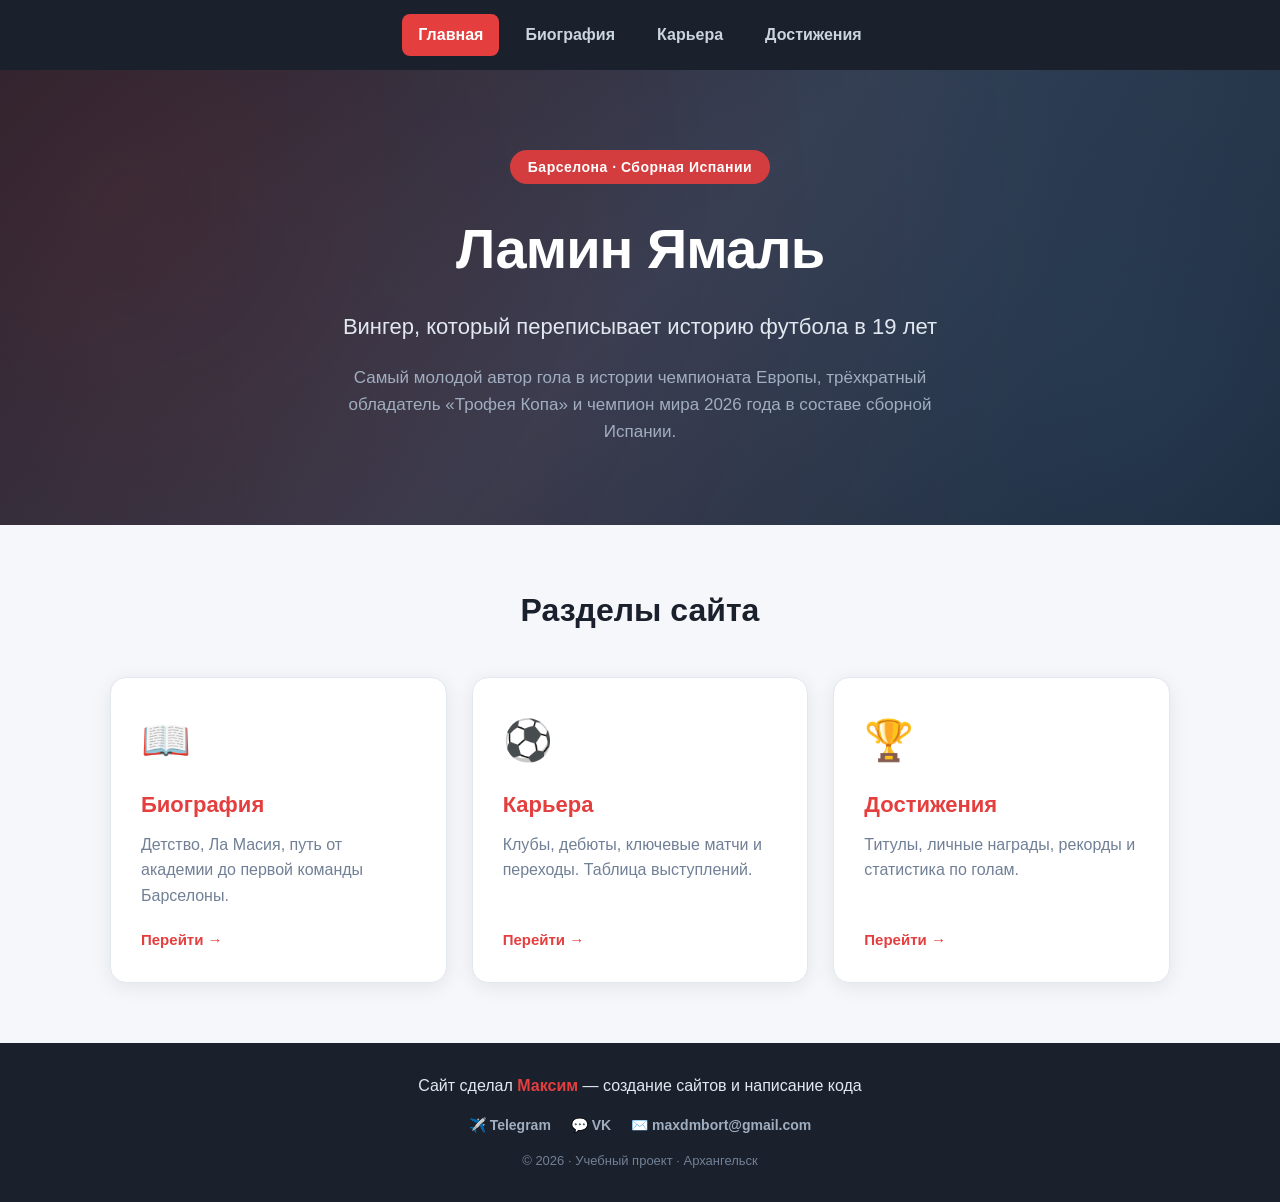
<file: index.html>
<!DOCTYPE html>
<html lang="ru">
<head>
    <meta charset="UTF-8">
    <meta name="viewport" content="width=device-width, initial-scale=1.0">
    <title>Ламин Ямаль — юная звезда футбола</title>
    <meta name="description" content="Сайт о Ламине Ямале: биография, карьера, достижения и статистика. Вингер Барселоны и сборной Испании.">
    <link rel="stylesheet" href="style.css">
</head>
<body>

    <nav class="main-nav">
        <a href="index.html" class="nav-link active">Главная</a>
        <a href="bio.html" class="nav-link">Биография</a>
        <a href="career.html" class="nav-link">Карьера</a>
        <a href="stats.html" class="nav-link">Достижения</a>
    </nav>

    <header class="hero">
        <div class="hero-content">
            <span class="hero-badge">Барселона · Сборная Испании</span>
            <h1>Ламин Ямаль</h1>
            <p class="hero-subtitle">Вингер, который переписывает историю футбола в 19 лет</p>
            <p class="hero-description">
                Самый молодой автор гола в истории чемпионата Европы, трёхкратный обладатель «Трофея Копа»
                и чемпион мира 2026 года в составе сборной Испании.
            </p>
        </div>
    </header>

    <main class="home-main">
        <h2 class="section-title">Разделы сайта</h2>
        <div class="cards-grid">
            <a href="bio.html" class="home-card">
                <span class="card-icon">📖</span>
                <h3>Биография</h3>
                <p>Детство, Ла Масия, путь от академии до первой команды Барселоны.</p>
                <span class="card-arrow">Перейти →</span>
            </a>

            <a href="career.html" class="home-card">
                <span class="card-icon">⚽</span>
                <h3>Карьера</h3>
                <p>Клубы, дебюты, ключевые матчи и переходы. Таблица выступлений.</p>
                <span class="card-arrow">Перейти →</span>
            </a>

            <a href="stats.html" class="home-card">
                <span class="card-icon">🏆</span>
                <h3>Достижения</h3>
                <p>Титулы, личные награды, рекорды и статистика по голам.</p>
                <span class="card-arrow">Перейти →</span>
            </a>
        </div>
    </main>

    <footer class="site-footer">
        <p class="footer-credit">Сайт сделал <strong>Максим</strong> — создание сайтов и написание кода</p>
        <div class="footer-contacts">
            <a href="https://t.me/makk_sem" target="_blank">✈️ Telegram</a>
            <a href="https://vk.ru/maksonchegg" target="_blank">💬 VK</a>
            <a href="mailto:maxdmbort@gmail.com">✉️ maxdmbort@gmail.com</a>
        </div>
        <p class="footer-copy">© 2026 · Учебный проект · Архангельск</p>
    </footer>

</body>
</html>
</file>
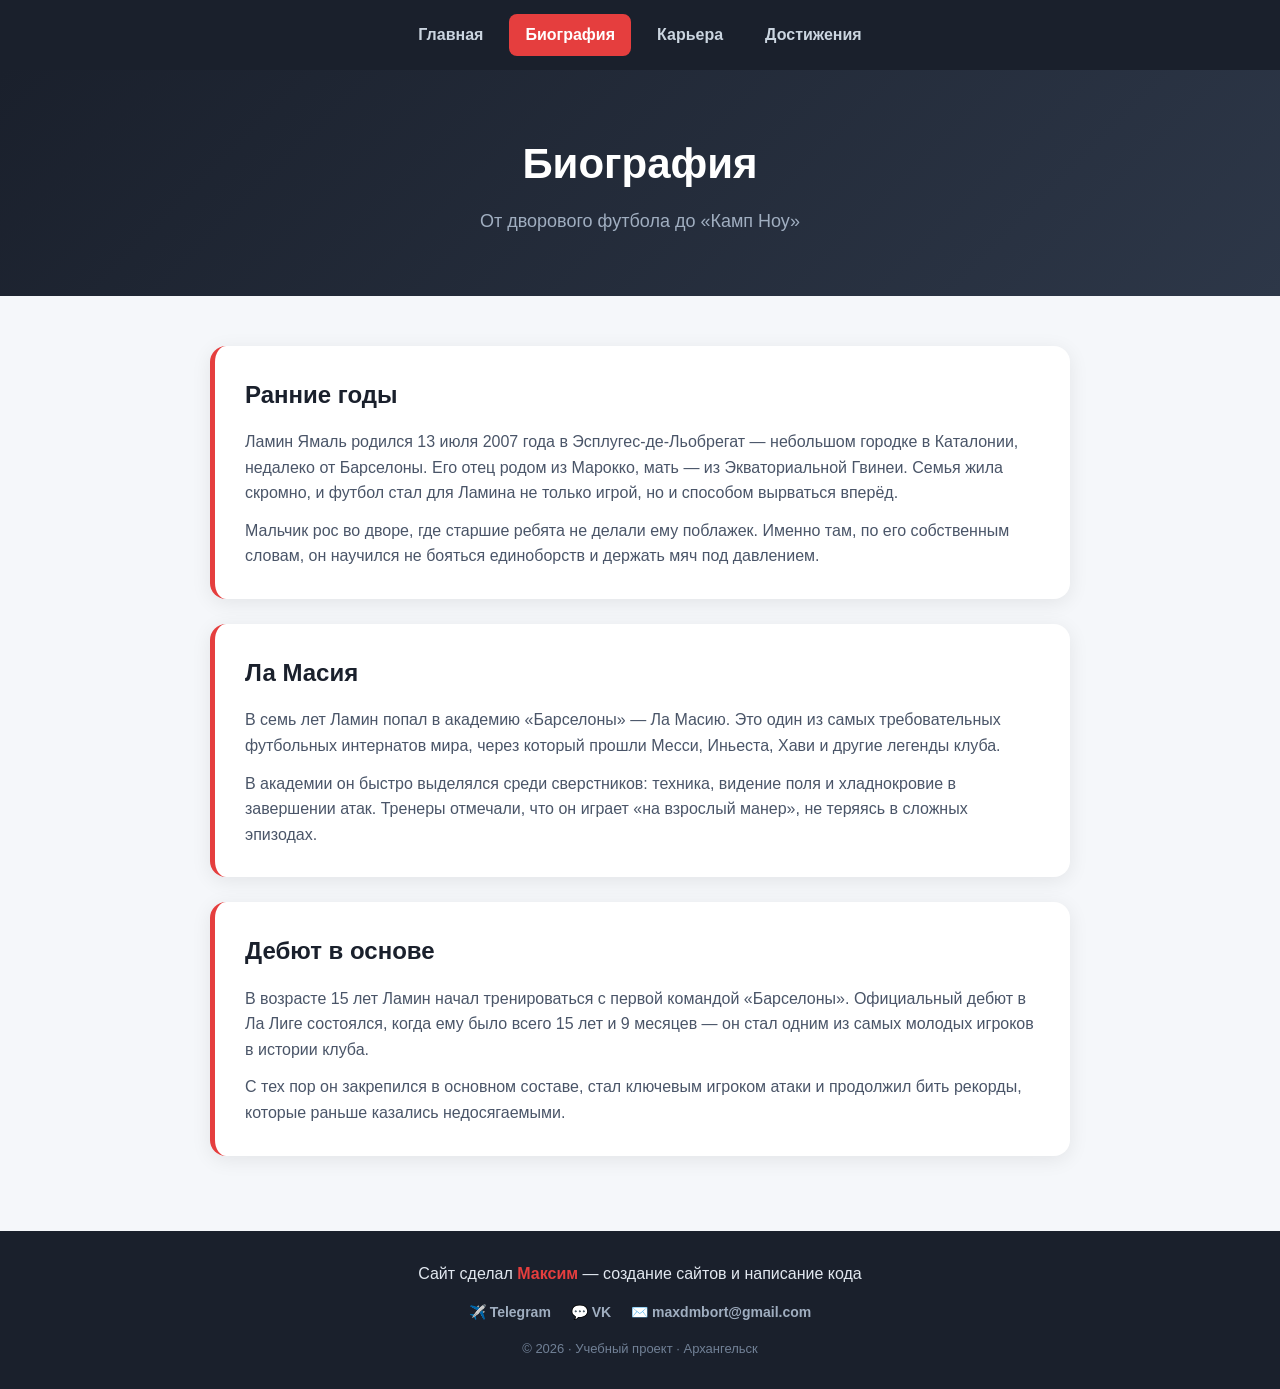
<file: bio.html>
<!DOCTYPE html>
<html lang="ru">
<head>
    <meta charset="UTF-8">
    <meta name="viewport" content="width=device-width, initial-scale=1.0">
    <title>Биография Ламина Ямаля</title>
    <meta name="description" content="Биография Ламина Ямаля: детство, Ла Масия, путь от академии до первой команды Барселоны.">
    <link rel="stylesheet" href="style.css">
</head>
<body>

    <nav class="main-nav">
        <a href="index.html" class="nav-link">Главная</a>
        <a href="bio.html" class="nav-link active">Биография</a>
        <a href="career.html" class="nav-link">Карьера</a>
        <a href="stats.html" class="nav-link">Достижения</a>
    </nav>

    <header class="page-header">
        <h1>Биография</h1>
        <p>От дворового футбола до «Камп Ноу»</p>
    </header>

    <main class="page-main">
        <article class="bio-card">
            <h2>Ранние годы</h2>
            <p>
                Ламин Ямаль родился 13 июля 2007 года в Эсплугес-де-Льобрегат — небольшом городке
                в Каталонии, недалеко от Барселоны. Его отец родом из Марокко, мать — из Экваториальной
                Гвинеи. Семья жила скромно, и футбол стал для Ламина не только игрой, но и способом
                вырваться вперёд.
            </p>
            <p>
                Мальчик рос во дворе, где старшие ребята не делали ему поблажек. Именно там, по его
                собственным словам, он научился не бояться единоборств и держать мяч под давлением.
            </p>
        </article>

        <article class="bio-card">
            <h2>Ла Масия</h2>
            <p>
                В семь лет Ламин попал в академию «Барселоны» — Ла Масию. Это один из самых
                требовательных футбольных интернатов мира, через который прошли Месси, Иньеста,
                Хави и другие легенды клуба.
            </p>
            <p>
                В академии он быстро выделялся среди сверстников: техника, видение поля и
                хладнокровие в завершении атак. Тренеры отмечали, что он играет «на взрослый манер»,
                не теряясь в сложных эпизодах.
            </p>
        </article>

        <article class="bio-card">
            <h2>Дебют в основе</h2>
            <p>
                В возрасте 15 лет Ламин начал тренироваться с первой командой «Барселоны».
                Официальный дебют в Ла Лиге состоялся, когда ему было всего 15 лет и 9 месяцев —
                он стал одним из самых молодых игроков в истории клуба.
            </p>
            <p>
                С тех пор он закрепился в основном составе, стал ключевым игроком атаки и
                продолжил бить рекорды, которые раньше казались недосягаемыми.
            </p>
        </article>
    </main>

    <footer class="site-footer">
        <p class="footer-credit">Сайт сделал <strong>Максим</strong> — создание сайтов и написание кода</p>
        <div class="footer-contacts">
            <a href="https://t.me/makk_sem" target="_blank">✈️ Telegram</a>
            <a href="https://vk.ru/maksonchegg" target="_blank">💬 VK</a>
            <a href="mailto:maxdmbort@gmail.com">✉️ maxdmbort@gmail.com</a>
        </div>
        <p class="footer-copy">© 2026 · Учебный проект · Архангельск</p>
    </footer>

</body>
</html>
</file>
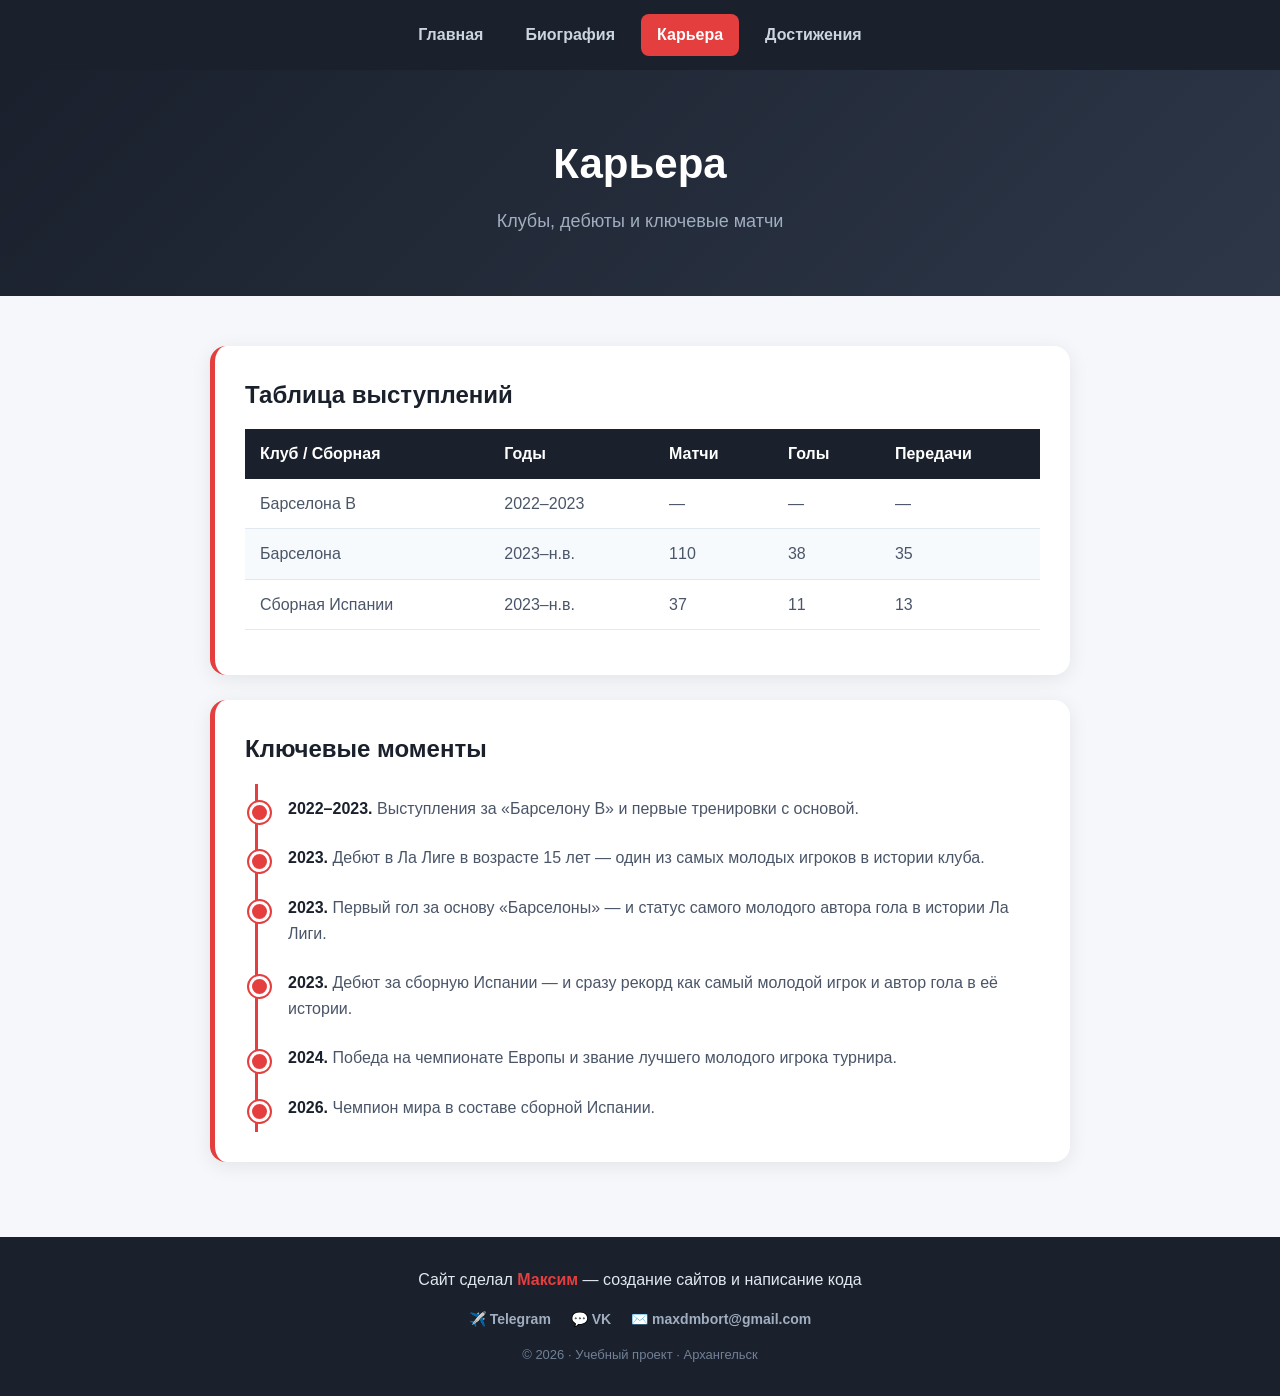
<file: career.html>
<!DOCTYPE html>
<html lang="ru">
<head>
    <meta charset="UTF-8">
    <meta name="viewport" content="width=device-width, initial-scale=1.0">
    <title>Карьера Ламина Ямаля</title>
    <meta name="description" content="Карьера Ламина Ямаля: клубы, дебюты, ключевые матчи и таблица выступлений за Барселону и сборную Испании.">
    <link rel="stylesheet" href="style.css">
</head>
<body>

    <nav class="main-nav">
        <a href="index.html" class="nav-link">Главная</a>
        <a href="bio.html" class="nav-link">Биография</a>
        <a href="career.html" class="nav-link active">Карьера</a>
        <a href="stats.html" class="nav-link">Достижения</a>
    </nav>

    <header class="page-header">
        <h1>Карьера</h1>
        <p>Клубы, дебюты и ключевые матчи</p>
    </header>

    <main class="page-main">
        <article class="bio-card">
            <h2>Таблица выступлений</h2>
            <div class="table-wrap">
                <table class="stats-table">
                    <thead>
                        <tr>
                            <th>Клуб / Сборная</th>
                            <th>Годы</th>
                            <th>Матчи</th>
                            <th>Голы</th>
                            <th>Передачи</th>
                        </tr>
                    </thead>
                    <tbody>
                        <tr>
                            <td>Барселона B</td>
                            <td>2022–2023</td>
                            <td>—</td>
                            <td>—</td>
                            <td>—</td>
                        </tr>
                        <tr>
                            <td>Барселона</td>
                            <td>2023–н.в.</td>
                            <td>110</td>
                            <td>38</td>
                            <td>35</td>
                        </tr>
                        <tr>
                            <td>Сборная Испании</td>
                            <td>2023–н.в.</td>
                            <td>37</td>
                            <td>11</td>
                            <td>13</td>
                        </tr>
                    </tbody>
                </table>
            </div>
        </article>

        <article class="bio-card">
            <h2>Ключевые моменты</h2>
            <ul class="timeline">
                <li>
                    <strong>2022–2023.</strong> Выступления за «Барселону B» и первые тренировки с основой.
                </li>
                <li>
                    <strong>2023.</strong> Дебют в Ла Лиге в возрасте 15 лет — один из самых молодых игроков в истории клуба.
                </li>
                <li>
                    <strong>2023.</strong> Первый гол за основу «Барселоны» — и статус самого молодого автора гола в истории Ла Лиги.
                </li>
                <li>
                    <strong>2023.</strong> Дебют за сборную Испании — и сразу рекорд как самый молодой игрок и автор гола в её истории.
                </li>
                <li>
                    <strong>2024.</strong> Победа на чемпионате Европы и звание лучшего молодого игрока турнира.
                </li>
                <li>
                    <strong>2026.</strong> Чемпион мира в составе сборной Испании.
                </li>
            </ul>
        </article>
    </main>

    <footer class="site-footer">
        <p class="footer-credit">Сайт сделал <strong>Максим</strong> — создание сайтов и написание кода</p>
        <div class="footer-contacts">
            <a href="https://t.me/makk_sem" target="_blank">✈️ Telegram</a>
            <a href="https://vk.ru/maksonchegg" target="_blank">💬 VK</a>
            <a href="mailto:maxdmbort@gmail.com">✉️ maxdmbort@gmail.com</a>
        </div>
        <p class="footer-copy">© 2026 · Учебный проект · Архангельск</p>
    </footer>

</body>
</html>
</file>
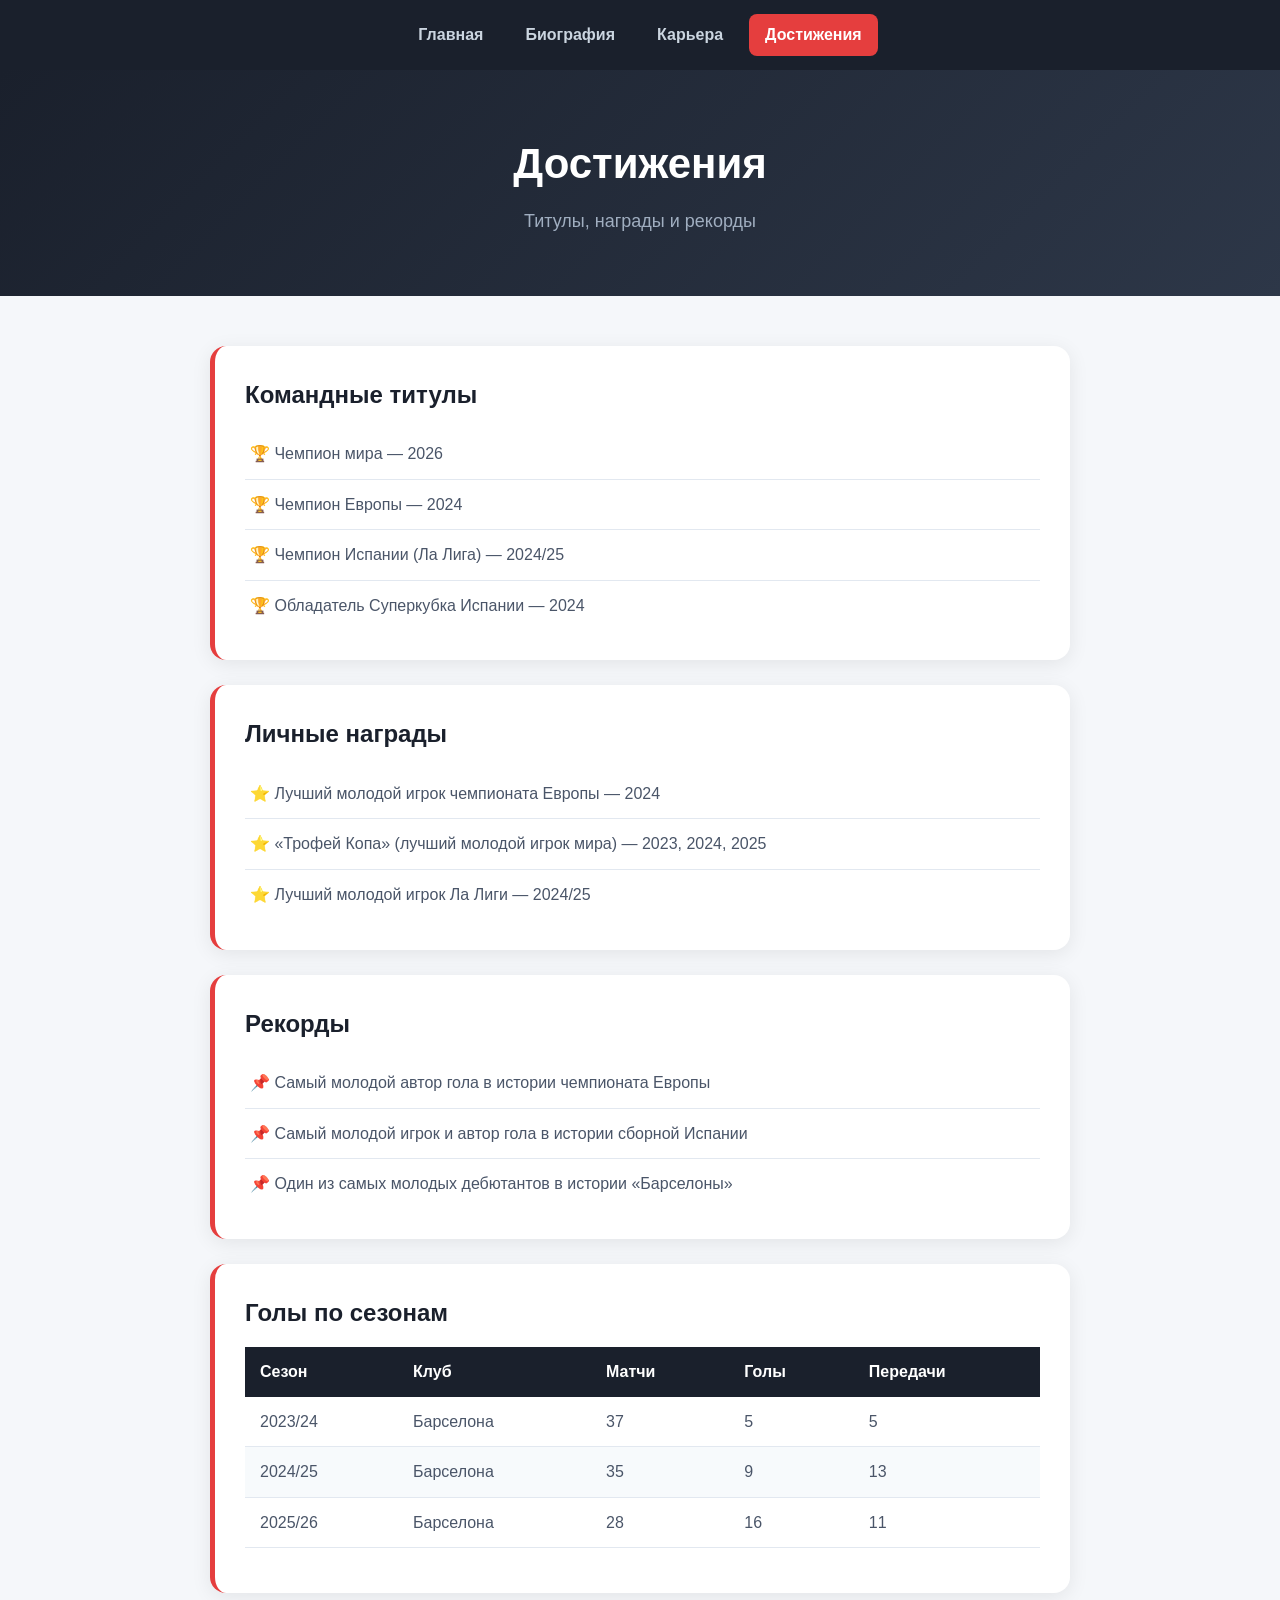
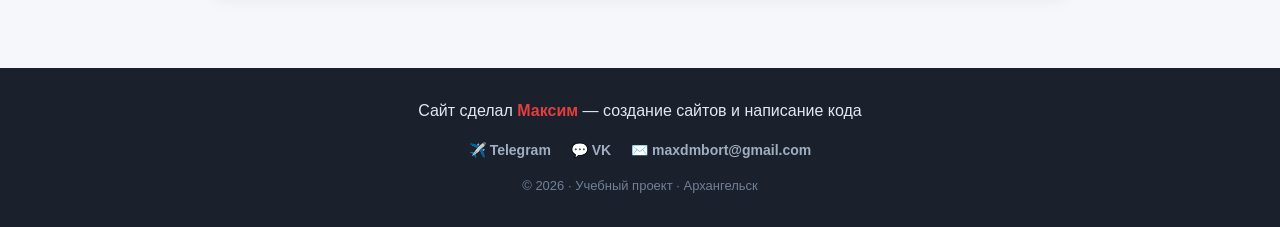
<file: stats.html>
<!DOCTYPE html>
<html lang="ru">
<head>
    <meta charset="UTF-8">
    <meta name="viewport" content="width=device-width, initial-scale=1.0">
    <title>Достижения Ламина Ямаля</title>
    <meta name="description" content="Достижения Ламина Ямаля: титулы, личные награды, рекорды и статистика по голам за Барселону и сборную Испании.">
    <link rel="stylesheet" href="style.css">
</head>
<body>

    <nav class="main-nav">
        <a href="index.html" class="nav-link">Главная</a>
        <a href="bio.html" class="nav-link">Биография</a>
        <a href="career.html" class="nav-link">Карьера</a>
        <a href="stats.html" class="nav-link active">Достижения</a>
    </nav>

    <header class="page-header">
        <h1>Достижения</h1>
        <p>Титулы, награды и рекорды</p>
    </header>

    <main class="page-main">
        <article class="bio-card">
            <h2>Командные титулы</h2>
            <ul class="awards-list">
                <li>🏆 Чемпион мира — 2026</li>
                <li>🏆 Чемпион Европы — 2024</li>
                <li>🏆 Чемпион Испании (Ла Лига) — 2024/25</li>
                <li>🏆 Обладатель Суперкубка Испании — 2024</li>
            </ul>
        </article>

        <article class="bio-card">
            <h2>Личные награды</h2>
            <ul class="awards-list">
                <li>⭐ Лучший молодой игрок чемпионата Европы — 2024</li>
                <li>⭐ «Трофей Копа» (лучший молодой игрок мира) — 2023, 2024, 2025</li>
                <li>⭐ Лучший молодой игрок Ла Лиги — 2024/25</li>
            </ul>
        </article>

        <article class="bio-card">
            <h2>Рекорды</h2>
            <ul class="awards-list">
                <li>📌 Самый молодой автор гола в истории чемпионата Европы</li>
                <li>📌 Самый молодой игрок и автор гола в истории сборной Испании</li>
                <li>📌 Один из самых молодых дебютантов в истории «Барселоны»</li>
            </ul>
        </article>

        <article class="bio-card">
            <h2>Голы по сезонам</h2>
            <div class="table-wrap">
                <table class="stats-table">
                    <thead>
                        <tr>
                            <th>Сезон</th>
                            <th>Клуб</th>
                            <th>Матчи</th>
                            <th>Голы</th>
                            <th>Передачи</th>
                        </tr>
                    </thead>
                    <tbody>
                        <tr>
                            <td>2023/24</td>
                            <td>Барселона</td>
                            <td>37</td>
                            <td>5</td>
                            <td>5</td>
                        </tr>
                        <tr>
                            <td>2024/25</td>
                            <td>Барселона</td>
                            <td>35</td>
                            <td>9</td>
                            <td>13</td>
                        </tr>
                        <tr>
                            <td>2025/26</td>
                            <td>Барселона</td>
                            <td>28</td>
                            <td>16</td>
                            <td>11</td>
                        </tr>
                    </tbody>
                </table>
            </div>
        </article>
    </main>

    <footer class="site-footer">
        <p class="footer-credit">Сайт сделал <strong>Максим</strong> — создание сайтов и написание кода</p>
        <div class="footer-contacts">
            <a href="https://t.me/makk_sem" target="_blank">✈️ Telegram</a>
            <a href="https://vk.ru/maksonchegg" target="_blank">💬 VK</a>
            <a href="mailto:maxdmbort@gmail.com">✉️ maxdmbort@gmail.com</a>
        </div>
        <p class="footer-copy">© 2026 · Учебный проект · Архангельск</p>
    </footer>

</body>
</html>
</file>
<file: style.css>
* {
    margin: 0;
    padding: 0;
    box-sizing: border-box;
}

body {
    font-family: 'Segoe UI', Arial, sans-serif;
    background: #f5f7fa;
    color: #1a202c;
    line-height: 1.6;
}

/* Меню */
.main-nav {
    display: flex;
    justify-content: center;
    gap: 10px;
    background: #1a202c;
    padding: 14px 20px;
    position: sticky;
    top: 0;
    z-index: 100;
    flex-wrap: wrap;
}

.nav-link {
    color: #cbd5e0;
    text-decoration: none;
    font-weight: 600;
    padding: 8px 16px;
    border-radius: 8px;
    transition: all 0.3s;
}

.nav-link:hover {
    background: #2d3748;
    color: white;
}

.nav-link.active {
    background: #e53e3e;
    color: white;
}

/* Шапка главной */
.hero {
    background: linear-gradient(135deg, #1a202c 0%, #2d3748 50%, #1a202c 100%);
    color: white;
    padding: 80px 20px;
    text-align: center;
    position: relative;
    overflow: hidden;
}

.hero::before {
    content: '';
    position: absolute;
    top: -50%;
    left: -50%;
    width: 200%;
    height: 200%;
    background: radial-gradient(circle at 30% 40%, rgba(229, 62, 62, 0.15) 0%, transparent 50%),
                radial-gradient(circle at 70% 60%, rgba(66, 153, 225, 0.15) 0%, transparent 50%);
    animation: float 15s ease-in-out infinite;
}

@keyframes float {
    0%, 100% { transform: translate(0, 0); }
    50% { transform: translate(30px, -30px); }
}

.hero-content {
    position: relative;
    z-index: 1;
    max-width: 800px;
    margin: 0 auto;
}

.hero-badge {
    display: inline-block;
    background: rgba(229, 62, 62, 0.9);
    color: white;
    padding: 6px 18px;
    border-radius: 20px;
    font-size: 14px;
    font-weight: 600;
    margin-bottom: 20px;
    letter-spacing: 0.5px;
}

.hero h1 {
    font-size: 56px;
    margin-bottom: 15px;
    letter-spacing: -1px;
}

.hero-subtitle {
    font-size: 22px;
    color: #e2e8f0;
    margin-bottom: 20px;
}

.hero-description {
    font-size: 17px;
    color: #a0aec0;
    max-width: 600px;
    margin: 0 auto;
}

/* Шапка внутренних страниц */
.page-header {
    background: linear-gradient(135deg, #1a202c 0%, #2d3748 100%);
    color: white;
    padding: 60px 20px;
    text-align: center;
}

.page-header h1 {
    font-size: 42px;
    margin-bottom: 10px;
}

.page-header p {
    font-size: 18px;
    color: #a0aec0;
}

/* Основной контент главной */
.home-main {
    max-width: 1100px;
    margin: 0 auto;
    padding: 60px 20px;
}

.section-title {
    text-align: center;
    font-size: 32px;
    margin-bottom: 40px;
    color: #1a202c;
}

/* Карточки главной */
.cards-grid {
    display: grid;
    grid-template-columns: repeat(auto-fit, minmax(280px, 1fr));
    gap: 25px;
}

.home-card {
    background: white;
    border-radius: 16px;
    padding: 30px;
    text-decoration: none;
    color: #1a202c;
    box-shadow: 0 4px 20px rgba(0, 0, 0, 0.08);
    transition: transform 0.3s, box-shadow 0.3s;
    border: 1px solid #e2e8f0;
    display: flex;
    flex-direction: column;
}

.home-card:hover {
    transform: translateY(-6px);
    box-shadow: 0 12px 30px rgba(0, 0, 0, 0.15);
}

.card-icon {
    font-size: 40px;
    margin-bottom: 15px;
}

.home-card h3 {
    font-size: 22px;
    margin-bottom: 10px;
    color: #e53e3e;
}

.home-card p {
    color: #718096;
    margin-bottom: 20px;
    flex-grow: 1;
}

.card-arrow {
    color: #e53e3e;
    font-weight: 600;
    font-size: 15px;
}

/* Контент внутренних страниц */
.page-main {
    max-width: 900px;
    margin: 0 auto;
    padding: 50px 20px;
}

.bio-card {
    background: white;
    border-radius: 16px;
    padding: 30px;
    margin-bottom: 25px;
    box-shadow: 0 4px 20px rgba(0, 0, 0, 0.08);
    border-left: 5px solid #e53e3e;
}

.bio-card h2 {
    color: #1a202c;
    font-size: 24px;
    margin-bottom: 15px;
}

.bio-card p {
    color: #4a5568;
    margin-bottom: 12px;
    font-size: 16px;
}

.bio-card p:last-child {
    margin-bottom: 0;
}

/* Таблица */
.table-wrap {
    overflow-x: auto;
    margin-bottom: 15px;
}

.stats-table {
    width: 100%;
    min-width: 500px;
    border-collapse: collapse;
    font-size: 16px;
}

.stats-table th {
    background: #1a202c;
    color: white;
    padding: 12px 15px;
    text-align: left;
    font-weight: 600;
}

.stats-table td {
    padding: 12px 15px;
    border-bottom: 1px solid #e2e8f0;
    color: #4a5568;
}

.stats-table tbody tr:nth-child(even) {
    background: #f7fafc;
}

.stats-table tbody tr:hover {
    background: #fff5f5;
}

/* Таймлайн */
.timeline {
    list-style: none;
    padding: 0;
}

.timeline li {
    position: relative;
    padding: 12px 0 12px 30px;
    border-left: 3px solid #e53e3e;
    margin-left: 10px;
    color: #4a5568;
}

.timeline li::before {
    content: '';
    position: absolute;
    left: -9px;
    top: 18px;
    width: 15px;
    height: 15px;
    background: #e53e3e;
    border-radius: 50%;
    border: 3px solid white;
    box-shadow: 0 0 0 2px #e53e3e;
}

.timeline li strong {
    color: #1a202c;
}

/* Списки наград */
.awards-list {
    list-style: none;
    padding: 0;
}

.awards-list li {
    padding: 12px 0 12px 5px;
    border-bottom: 1px solid #e2e8f0;
    font-size: 16px;
    color: #4a5568;
    transition: padding-left 0.2s;
}

.awards-list li:last-child {
    border-bottom: none;
}

.awards-list li:hover {
    padding-left: 12px;
    color: #1a202c;
}

/* Подвал */
.site-footer {
    text-align: center;
    padding: 30px 20px;
    background: #1a202c;
    color: #a0aec0;
    font-size: 14px;
}

.footer-credit {
    font-size: 16px;
    color: #e2e8f0;
    margin-bottom: 15px;
}

.footer-credit strong {
    color: #e53e3e;
}

.footer-contacts {
    display: flex;
    justify-content: center;
    gap: 20px;
    flex-wrap: wrap;
    margin-bottom: 15px;
}

.footer-contacts a {
    color: #a0aec0;
    text-decoration: none;
    font-weight: 600;
    transition: color 0.3s;
}

.footer-contacts a:hover {
    color: #e53e3e;
}

.footer-copy {
    font-size: 13px;
    color: #718096;
}

/* Адаптивность */
@media (max-width: 600px) {
    .hero h1 {
        font-size: 38px;
    }
    .hero-subtitle {
        font-size: 18px;
    }
    .hero {
        padding: 50px 20px;
    }
    .page-header h1 {
        font-size: 30px;
    }
    .bio-card {
        padding: 22px;
    }
}
</file>
